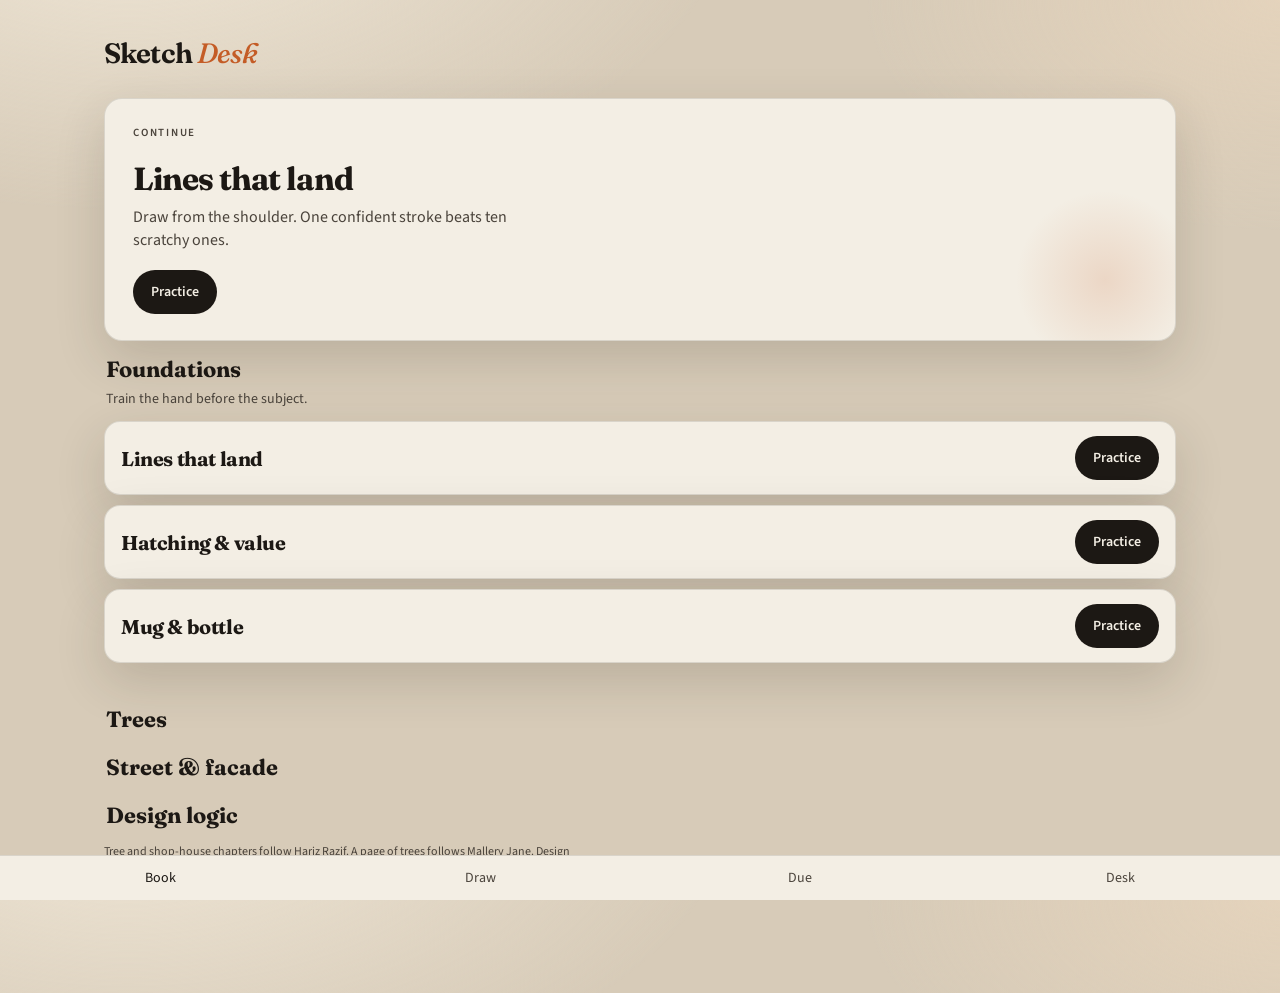
<file: index.html>
<!DOCTYPE html>
<html lang="en">
<head>
  <meta charset="UTF-8" />
  <meta name="viewport" content="width=device-width, initial-scale=1.0" />
  <meta name="robots" content="noindex, nofollow, noarchive, nosnippet" />
  <meta name="googlebot" content="noindex, nofollow, noarchive, nosnippet" />
  <meta name="description" content="Sketch Desk is a sketchbook drawing tutor. Short lessons, a faint ghost guide, and paper to draw on. Trees, streets, and the hand that makes them." />
  <meta name="theme-color" content="#d7cbb8" />
  <title>Sketch Desk — learn to draw</title>
  <link rel="icon" href="favicon.svg" type="image/svg+xml" />
  <link rel="preconnect" href="https://fonts.googleapis.com" />
  <link rel="preconnect" href="https://fonts.gstatic.com" crossorigin />
  <link href="https://fonts.googleapis.com/css2?family=Fraunces:ital,opsz,wght@0,9..144,500;0,9..144,650;1,9..144,500&family=Source+Sans+3:wght@400;500;600;700&display=swap" rel="stylesheet" />
  <link rel="stylesheet" href="styles.css" />
</head>
<body>
  <div id="app"></div>
  <script src="lessons.js"></script>
  <script src="guides.js"></script>
  <script src="cards.js"></script>
  <script src="app.js"></script>
</body>
</html>
</file>
<file: styles.css>
:root {
  --paper: #f3eee4;
  --paper-deep: #e7dfd0;
  --ink: #1c1814;
  --ink-soft: #4a433b;
  --rule: rgba(28, 24, 20, 0.12);
  --sienna: #c45c26;
  --sienna-deep: #9a3f16;
  --sage: #5c6b4a;
  --desk: #d9cbb6;
  --shadow: 0 18px 50px rgba(40, 28, 16, 0.16);
  --serif: "Fraunces", "Iowan Old Style", "Palatino Linotype", Palatino, serif;
  --sans: "Source Sans 3", "Segoe UI", sans-serif;
}

* { box-sizing: border-box; }
html, body { margin: 0; height: 100%; }
body {
  background:
    radial-gradient(1200px 600px at 10% -10%, #efe6d6 0%, transparent 50%),
    radial-gradient(900px 500px at 100% 0%, #e4d3bc 0%, transparent 46%),
    #d7cbb8;
  color: var(--ink);
  font-family: var(--sans);
  min-height: 100%;
  overscroll-behavior: none;
}
#sketch-host, #app { min-height: 100%; }
button, input { font-family: inherit; color: inherit; }
button { cursor: pointer; }
img { max-width: 100%; }

.library {
  max-width: 1120px;
  margin: 0 auto;
  padding: 36px 24px 80px;
}
.topbar {
  display: flex;
  justify-content: space-between;
  align-items: flex-end;
  gap: 16px;
  margin-bottom: 28px;
}
.brand {
  font-family: var(--serif);
  font-size: 28px;
  font-weight: 650;
  letter-spacing: -0.03em;
  margin: 0;
}
.brand span { color: var(--sienna); font-style: italic; font-weight: 500; }
.lede { margin: 6px 0 0; color: var(--ink-soft); font-size: 15px; max-width: 46ch; }
.stats { display: flex; gap: 10px; flex-wrap: wrap; }
.stat {
  background: rgba(255, 255, 255, 0.45);
  border: 1px solid var(--rule);
  padding: 8px 12px;
  border-radius: 999px;
  font-size: 13px;
  color: var(--ink-soft);
}
.stat b { color: var(--ink); font-weight: 600; }
.hero {
  display: grid;
  grid-template-columns: 1.4fr 1fr;
  gap: 18px;
  margin-bottom: 18px;
}
.card {
  background: var(--paper);
  border: 1px solid var(--rule);
  box-shadow: var(--shadow);
  border-radius: 18px;
}
.continue { padding: 26px 28px; position: relative; overflow: hidden; }
.continue::after {
  content: "";
  position: absolute;
  right: -20px;
  bottom: -30px;
  width: 180px;
  height: 180px;
  background: radial-gradient(circle, rgba(196, 92, 38, 0.16), transparent 70%);
  pointer-events: none;
}
.eyebrow {
  font-size: 11px;
  letter-spacing: 0.16em;
  text-transform: uppercase;
  color: var(--sienna-deep);
  font-weight: 600;
  margin: 0 0 8px;
}
.continue h2, .free-card h3, .viewer h2, .complete-card h2 {
  font-family: var(--serif);
  letter-spacing: -0.03em;
}
.continue h2 { font-size: 32px; margin: 0 0 8px; }
.continue p, .free-card p { margin: 0 0 18px; color: var(--ink-soft); max-width: 52ch; line-height: 1.45; }
.actions { display: flex; gap: 10px; flex-wrap: wrap; }
.btn {
  border: none;
  border-radius: 999px;
  padding: 11px 18px;
  min-height: 44px;
  font-size: 14px;
  font-weight: 600;
}
.btn-ink { background: var(--ink); color: var(--paper); }
.btn-ink:hover { background: #2b251f; }
.btn-ghost { background: transparent; color: var(--ink); border: 1px solid var(--rule); }
.btn-ghost:hover { background: rgba(28, 24, 20, 0.04); }
.btn[disabled] { opacity: 0.45; cursor: default; }
.free-card {
  padding: 26px 24px;
  display: flex;
  flex-direction: column;
  justify-content: space-between;
  min-height: 180px;
}
.free-card h3 { font-size: 26px; margin: 0 0 8px; }
.howto {
  display: grid;
  grid-template-columns: repeat(3, 1fr);
  gap: 12px;
  margin: 0 0 28px;
}
.howto div {
  background: rgba(243, 238, 228, 0.72);
  border: 1px solid var(--rule);
  border-radius: 14px;
  padding: 14px 16px;
}
.howto p { margin: 0; color: var(--ink-soft); font-size: 14px; line-height: 1.45; }
.toc { list-style: none; margin: 0 0 28px; padding: 0; display: flex; flex-direction: column; gap: 10px; }
.toc-row {
  display: grid;
  grid-template-columns: minmax(0, 1fr) auto;
  gap: 14px;
  align-items: center;
  background: var(--paper);
  border: 1px solid var(--rule);
  border-radius: 16px;
  padding: 14px 16px;
  box-shadow: var(--shadow);
}
.chap {
  font-family: var(--serif);
  font-size: 22px;
  color: var(--sienna);
  min-width: 2ch;
}
.toc-copy h3 { font-family: var(--serif); font-size: 20px; margin: 0; letter-spacing: -0.02em; }
.toc-copy p { margin: 0; color: var(--ink-soft); font-size: 14px; line-height: 1.4; }
.toc-actions { display: flex; flex-wrap: wrap; gap: 8px; align-items: center; justify-content: flex-end; }
.reader {
  max-width: 760px;
  margin: 0 auto;
  padding: 28px 20px 72px;
}
.reader-bar { display: flex; justify-content: space-between; align-items: center; gap: 12px; margin-bottom: 18px; }
.reader h1 {
  font-family: var(--serif);
  font-size: 40px;
  letter-spacing: -0.03em;
  margin: 0 0 6px;
}
.technique-line { margin: 0 0 18px; color: var(--sienna-deep); font-weight: 600; }
.reader-block {
  background: var(--paper);
  border: 1px solid var(--rule);
  border-radius: 18px;
  padding: 20px 22px;
  margin-bottom: 14px;
  box-shadow: var(--shadow);
}
.reader-block h2 {
  font-family: var(--serif);
  font-size: 22px;
  margin: 0 0 8px;
}
.reader-block h3 { margin: 0 0 8px; font-size: 16px; }
.reader-block p { margin: 0 0 12px; color: var(--ink-soft); line-height: 1.5; }
.plate {
  height: 280px;
  border-radius: 4px;
  background:
    linear-gradient(180deg, rgba(255, 255, 255, 0.28), transparent 28%),
    var(--paper-deep);
  border: 1px solid rgba(28, 24, 20, 0.08);
  position: relative;
  margin-bottom: 12px;
}
.plate canvas { position: absolute; inset: 0; width: 100%; height: 100%; }
.example-nav { display: flex; flex-wrap: wrap; gap: 8px; }
.coach-copy .label {
  display: block;
  font-size: 11px;
  letter-spacing: 0.14em;
  text-transform: uppercase;
  color: var(--sienna-deep);
  font-weight: 600;
  margin-top: 8px;
}
.coach-copy .ref-line { display: block; color: var(--ink-soft); margin: 2px 0 0; }
.coach-copy .label:first-child { margin-top: 0; }
.path-head {
  display: flex;
  justify-content: space-between;
  align-items: baseline;
  gap: 12px;
  margin: 8px 2px 12px;
}
.path-head h2 { font-family: var(--serif); font-size: 22px; margin: 0; }
.path-head p { margin: 0; color: var(--ink-soft); font-size: 14px; }
.grid {
  display: grid;
  grid-template-columns: repeat(auto-fill, minmax(240px, 1fr));
  gap: 14px;
  margin-bottom: 28px;
}
.lesson {
  text-align: left;
  padding: 18px 18px 16px;
  width: 100%;
  color: var(--ink);
  background: var(--paper);
  transition: transform 0.15s ease;
}
.lesson:hover { transform: translateY(-2px); }
.lesson .meta, .lesson .foot {
  display: flex;
  justify-content: space-between;
  gap: 8px;
  font-size: 12px;
  color: var(--ink-soft);
}
.lesson .meta { margin-bottom: 10px; }
.lesson h3 {
  font-family: var(--serif);
  font-size: 20px;
  margin: 0 0 6px;
  letter-spacing: -0.02em;
}
.lesson p { margin: 0; color: var(--ink-soft); font-size: 14px; line-height: 1.4; }
.lesson .foot { align-items: center; margin-top: 14px; }
.pill {
  background: rgba(92, 107, 74, 0.12);
  color: var(--sage);
  padding: 3px 8px;
  border-radius: 999px;
  font-weight: 600;
}
.pill.done { background: rgba(196, 92, 38, 0.14); color: var(--sienna-deep); }
.footnote { font-size: 12px; color: var(--ink-soft); margin-top: 8px; max-width: 78ch; line-height: 1.5; }

.gallery-head {
  display: flex;
  justify-content: space-between;
  align-items: baseline;
  gap: 12px;
  margin: 4px 2px 12px;
}
.gallery-head h2 { font-family: var(--serif); font-size: 22px; margin: 0; }
.gallery-head p { margin: 0; color: var(--ink-soft); font-size: 14px; }
.thumbs {
  display: grid;
  grid-template-columns: repeat(auto-fill, minmax(160px, 1fr));
  gap: 12px;
  margin-bottom: 28px;
}
.thumb {
  padding: 0;
  text-align: left;
  overflow: hidden;
  color: var(--ink);
  background: var(--paper);
}
.thumb img { display: block; width: 100%; aspect-ratio: 4 / 3; object-fit: cover; background: var(--paper-deep); }
.thumb .cap { padding: 8px 10px 12px; }
.thumb strong { display: block; font-size: 14px; font-weight: 600; }
.thumb span { color: var(--ink-soft); font-size: 12px; }
.empty-pages {
  margin: 0 0 28px;
  color: var(--ink-soft);
  font-size: 14px;
}

.studio {
  height: 100vh;
  height: 100dvh;
  display: grid;
  grid-template-rows: auto minmax(0, 1fr) auto;
  overflow: hidden;
}
.studio-bar {
  display: flex;
  align-items: center;
  gap: 10px;
  padding: 8px 12px;
  background: rgba(243, 238, 228, 0.9);
  border-bottom: 1px solid var(--rule);
  flex-wrap: wrap;
}
.studio-bar h1 {
  font-family: var(--serif);
  font-size: 18px;
  margin: 0;
  flex: 1;
  min-width: 0;
  letter-spacing: -0.02em;
  white-space: nowrap;
  overflow: hidden;
  text-overflow: ellipsis;
}
.step-dots { display: flex; gap: 2px; }
.dot {
  width: 22px;
  height: 22px;
  border: none;
  padding: 0;
  background: transparent;
  display: grid;
  place-items: center;
}
.dot::after {
  content: "";
  width: 8px;
  height: 8px;
  border-radius: 50%;
  background: rgba(28, 24, 20, 0.18);
}
.dot.on::after { background: var(--sienna); }
.dot.done::after { background: var(--ink); }
.timer { display: flex; align-items: center; gap: 6px; }
.timer-readout, #timer-toggle {
  font-variant-numeric: tabular-nums;
  font-size: 13px;
  min-width: 44px;
  color: var(--ink-soft);
  background: none;
  border: 0;
  padding: 0;
  cursor: pointer;
  font-family: inherit;
}
#timer-chips { display: inline-flex; gap: 6px; align-items: center; }
#timer-chips[hidden] { display: none; }
.chip {
  border: 1px solid var(--rule);
  background: transparent;
  color: var(--ink);
  border-radius: 999px;
  min-height: 36px;
  padding: 6px 10px;
  font-size: 12px;
  font-weight: 700;
}
.chip.on { background: var(--ink); color: var(--paper); border-color: var(--ink); }

.workspace {
  display: grid;
  grid-template-columns: minmax(260px, 320px) minmax(0, 1fr);
  min-height: 0;
}
.coach {
  padding: 16px 16px 12px;
  border-right: 1px solid var(--rule);
  background: rgba(243, 238, 228, 0.55);
  overflow: auto;
  min-height: 0;
}
.coach-top { display: flex; justify-content: space-between; gap: 8px; align-items: flex-start; }
.step-kicker {
  font-size: 11px;
  letter-spacing: 0.14em;
  text-transform: uppercase;
  color: var(--sienna-deep);
  font-weight: 600;
  margin: 0 0 6px;
}
.coach h2 {
  font-family: var(--serif);
  font-size: 26px;
  margin: 0 0 8px;
  letter-spacing: -0.03em;
}
.story { margin: 0 0 12px; color: var(--ink-soft); line-height: 1.5; }
.coach .label {
  display: block;
  font-size: 11px;
  letter-spacing: 0.14em;
  text-transform: uppercase;
  color: var(--sienna-deep);
  font-weight: 600;
  margin: 10px 0 4px;
}
.coach .ref-line { margin: 0; color: var(--ink); line-height: 1.45; }
.nib {
  position: absolute;
  left: 0;
  top: 0;
  width: 72px;
  height: 72px;
  transform-origin: 8px 64px;
  pointer-events: none;
  z-index: 3;
  filter: drop-shadow(2px 8px 2px rgba(40, 28, 16, 0.28));
}
.nib svg { display: block; width: 72px; height: 72px; }
#watch-play.on { background: var(--ink); color: var(--paper); border-color: var(--ink); }
.hint {
  background: rgba(196, 92, 38, 0.08);
  border-left: 3px solid var(--sienna);
  padding: 10px 12px;
  font-size: 13px;
  color: var(--ink);
  margin-bottom: 12px;
}
.method {
  margin: 0 0 12px;
  color: var(--ink-soft);
  font-size: 13px;
  line-height: 1.4;
}
.coach-tools, .coach-nav { display: flex; flex-wrap: wrap; gap: 8px; align-items: center; }
.coach-tools { margin-bottom: 12px; }
.coach-toggle { display: none; }
.opacity, .slider, .toggle {
  display: flex;
  align-items: center;
  gap: 8px;
  font-size: 13px;
  color: var(--ink-soft);
}
.opacity input, .slider input { accent-color: var(--ink); }
.opacity input { width: 96px; accent-color: var(--sienna); }
.toggle input { accent-color: var(--sienna); width: 16px; height: 16px; }

.paper-wrap {
  min-height: 0;
  min-width: 0;
  display: flex;
  padding: 12px;
}
.sheet {
  position: relative;
  flex: 1;
  width: 100%;
  max-width: 860px;
  margin: 0 auto;
  align-self: stretch;
  background:
    linear-gradient(180deg, rgba(255, 255, 255, 0.28), transparent 28%),
    var(--paper);
  box-shadow: var(--shadow);
  border-radius: 4px;
  overflow: hidden;
  border: 1px solid rgba(28, 24, 20, 0.08);
  touch-action: none;
}
.sheet canvas {
  position: absolute;
  inset: 0;
  width: 100%;
  height: 100%;
  touch-action: none;
}
.toolbar {
  display: flex;
  align-items: center;
  gap: 8px;
  padding: 8px 12px max(12px, env(safe-area-inset-bottom));
  background: rgba(243, 238, 228, 0.94);
  border-top: 1px solid var(--rule);
  overflow-x: auto;
}
.toolbar > * { flex: none; }
.tool {
  width: 44px;
  height: 44px;
  border-radius: 10px;
  border: 1px solid transparent;
  background: transparent;
  color: var(--ink);
  display: grid;
  place-items: center;
  padding: 0;
}
.tool.on, .tool:hover { background: rgba(28, 24, 20, 0.06); border-color: var(--rule); }
.sep { width: 1px; height: 24px; background: var(--rule); }
.slider input { width: 92px; }

.toast {
  position: fixed;
  bottom: 84px;
  left: 50%;
  transform: translateX(-50%);
  background: var(--ink);
  color: var(--paper);
  padding: 10px 16px;
  border-radius: 999px;
  font-size: 13px;
  opacity: 0;
  pointer-events: none;
  transition: opacity 0.2s ease;
  z-index: 50;
  max-width: calc(100% - 32px);
  text-align: center;
}
.toast.show { opacity: 1; }
.complete-modal, .viewer {
  position: fixed;
  inset: 0;
  background: rgba(28, 24, 20, 0.4);
  display: grid;
  place-items: center;
  z-index: 40;
  padding: 20px;
}
.complete-card, .viewer-card {
  background: var(--paper);
  padding: 28px;
  border-radius: 18px;
  max-width: 460px;
  width: min(460px, 100%);
  box-shadow: var(--shadow);
}
.viewer-card { max-width: 860px; width: min(860px, 100%); }
.complete-card h2, .viewer-card h2 { margin: 0 0 8px; font-size: 28px; }
.viewer-card img {
  width: 100%;
  max-height: 62vh;
  object-fit: contain;
  background: var(--paper-deep);
  border-radius: 4px;
  margin: 8px 0 16px;
}
.viewer-card p, .complete-card p { color: var(--ink-soft); margin: 0 0 8px; line-height: 1.45; }

@media (max-width: 840px) {
  .library { padding: 20px 16px 48px; }
  .topbar, .path-head, .gallery-head { flex-direction: column; align-items: flex-start; }
  .hero { grid-template-columns: 1fr; }
  .howto { grid-template-columns: 1fr; }
  .toc-row { grid-template-columns: minmax(0, 1fr) auto; }
  .toc-actions { grid-column: 1 / -1; justify-content: flex-start; }
  .reader h1 { font-size: 32px; }
  .plate { height: 220px; }
  .watch .coach { max-height: 42dvh; }
  .continue h2 { font-size: 28px; }
  .workspace { grid-template-columns: 1fr; grid-template-rows: auto minmax(0, 1fr); }
  .coach {
    border-right: none;
    border-bottom: 1px solid var(--rule);
    overflow: hidden;
  }
  .coach-toggle { display: inline-flex; }
  .coach:not(.open) .coach-extra { display: none; }
  .coach-extra { max-height: 24dvh; overflow: auto; }
  .paper-wrap { padding: 8px; }
  .toolbar { flex-wrap: wrap; overflow-x: visible; }
  .coach h2 { font-size: 22px; }
}
@media (prefers-reduced-motion: reduce) {
  .lesson { transition: none; }
  .toast { transition: none; }
}

body.desk-dark {
  --paper: #1c1814;
  --paper-deep: #2a241e;
  --ink: #f3eee4;
  --ink-soft: #d9cbb6;
  --rule: rgba(243, 238, 228, 0.16);
  --sienna: #e08a55;
  --sienna-deep: #f0b08a;
  --sage: #8a9a72;
  --desk: #14110e;
  background: #14110e;
  color: var(--ink);
}
.station {
  height: 100vh;
  height: 100dvh;
  display: grid;
  grid-template-rows: auto auto minmax(0, 1fr) auto;
  position: relative;
  background: var(--desk);
  overflow: hidden;
}
.station-bar {
  display: flex;
  align-items: center;
  gap: 10px;
  padding: 8px 12px;
}
.station-bar h1 {
  font-family: var(--serif);
  font-size: 20px;
  margin: 0;
  letter-spacing: -0.02em;
  min-width: 0;
  overflow: hidden;
  text-overflow: ellipsis;
  white-space: nowrap;
}
.station-clock {
  margin-left: auto;
  font-family: var(--serif);
  font-variant-numeric: tabular-nums;
  font-size: 28px;
  letter-spacing: -0.03em;
}
.gear {
  width: 44px;
  height: 44px;
  border-radius: 999px;
  border: 1px solid var(--rule);
  background: transparent;
  color: var(--ink);
  display: grid;
  place-items: center;
  padding: 0;
  flex: none;
}
.station-context {
  padding: 0 16px 8px;
  color: var(--ink-soft);
  font-size: 15px;
  line-height: 1.45;
  max-height: 30dvh;
  overflow: auto;
}
.station-context p { margin: 0 0 8px; }
.station-context[hidden] { display: none; }
.station-paper { padding: 0 12px 8px; }
.station-dock {
  padding: 8px 12px max(12px, env(safe-area-inset-bottom));
  display: flex;
  flex-direction: column;
  gap: 8px;
  background: rgba(243, 238, 228, 0.94);
  border-top: 1px solid var(--rule);
}
body.desk-dark .station-dock { background: rgba(28, 24, 20, 0.94); }
.station-wake { margin: 0; color: var(--ink-soft); font-size: 13px; }
.station-wake:empty { display: none; }
.station-presets, .station-actions { display: flex; flex-wrap: wrap; gap: 8px; align-items: center; }
.station-actions .btn-ink { min-width: 140px; }
.chip[disabled] { opacity: 0.45; }
.gear-panel {
  position: absolute;
  top: 58px;
  right: 12px;
  width: min(280px, calc(100% - 24px));
  background: var(--paper);
  border: 1px solid var(--rule);
  border-radius: 16px;
  box-shadow: var(--shadow);
  padding: 14px;
  display: flex;
  flex-direction: column;
  gap: 10px;
  z-index: 4;
}
.gear-panel[hidden] { display: none; }
.gear-note { margin: 0; color: var(--ink-soft); font-size: 14px; line-height: 1.4; }
.station-confirm {
  position: absolute;
  left: 12px;
  right: 12px;
  bottom: 16px;
  background: var(--paper);
  border: 1px solid var(--rule);
  border-radius: 16px;
  box-shadow: var(--shadow);
  padding: 16px;
  z-index: 5;
}
.station-confirm[hidden] { display: none; }
.station-confirm p { margin: 0 0 12px; }
.capture-frame, .capture-compare {
  position: absolute;
  inset: 0;
  z-index: 6;
  background: rgba(28, 24, 20, 0.55);
  display: flex;
  flex-direction: column;
  align-items: center;
  justify-content: center;
  gap: 16px;
  padding: 16px;
  overflow: auto;
}
.capture-frame[hidden], .capture-compare[hidden] { display: none; }
.page-frame {
  width: min(100%, 420px);
  aspect-ratio: 3 / 4;
  max-height: 68dvh;
  border: 2px solid var(--sienna);
  box-shadow: inset 0 0 0 8px rgba(243, 238, 228, 0.35);
  background: rgba(243, 238, 228, 0.94);
  display: grid;
  place-items: center;
  text-align: center;
  padding: 24px;
}
.page-frame span {
  font-family: var(--serif);
  font-size: 28px;
  line-height: 1.15;
  letter-spacing: -0.02em;
}
.capture-compare-card {
  width: min(860px, 100%);
  background: var(--paper);
  border-radius: 18px;
  padding: 18px;
  box-shadow: var(--shadow);
}
.capture-compare-card h2 {
  font-family: var(--serif);
  font-size: 28px;
  margin: 4px 0 6px;
}
.capture-frame .actions, .capture-compare-card .actions { justify-content: center; }

.tree { display: flex; flex-direction: column; align-items: center; gap: 0; margin: 8px 0 18px; }
.tree-stem { width: 1px; height: 28px; background: var(--rule); }
.tree > .node-wrap { width: min(280px, 100%); }
.tree-branches {
  width: min(720px, 100%);
  display: grid;
  grid-template-columns: repeat(3, minmax(0, 1fr));
  gap: 12px;
}
.node-wrap { display: flex; flex-direction: column; gap: 8px; }
.node {
  background: var(--paper);
  border: 1px solid var(--rule);
  border-radius: 16px;
  padding: 14px 16px;
  text-align: left;
  color: inherit;
  cursor: pointer;
  box-shadow: var(--shadow);
}
.node b { display: block; font-family: var(--serif); font-size: 22px; font-weight: 500; }
.node i { display: block; margin-top: 4px; font-style: normal; color: var(--ink-soft); font-size: 14px; }
.node.done { border-color: var(--sage); }
.node.done i { color: var(--sage); }
.node.on { border-color: var(--sienna); }
.card-nodes { display: grid; grid-template-columns: repeat(auto-fill, minmax(180px, 1fr)); gap: 12px; margin-bottom: 16px; }
@media (max-width: 840px) {
  .tree-branches { grid-template-columns: 1fr; }
}
.pickup { margin: 0 0 22px; color: var(--ink-soft); }
.month-bar { display: flex; align-items: center; justify-content: space-between; gap: 12px; margin: 0 0 14px; }
.month-bar h2 { margin: 0; font-family: var(--serif); font-size: 28px; }
.heat-grid { display: grid; grid-template-columns: repeat(7, minmax(0, 1fr)); gap: 6px; max-width: 460px; }
.heat-label { text-align: center; color: var(--ink-soft); font-size: 12px; }
.heat {
  position: relative;
  aspect-ratio: 1;
  border: 0;
  border-radius: 4px;
  background: var(--paper-deep);
  padding: 0;
}
.heat:disabled { opacity: 0.35; }
.heat.l1 { background: rgba(92, 107, 74, 0.38); }
.heat.l2 { background: rgba(92, 107, 74, 0.68); }
.heat.l3 { background: var(--sage); }
.heat .ring {
  position: absolute;
  inset: 24%;
  border: 1.5px solid var(--paper);
  border-radius: 99px;
  pointer-events: none;
}
.heat-key { display: flex; flex-wrap: wrap; gap: 12px 16px; margin-top: 16px; color: var(--ink-soft); font-size: 14px; }
.heat-key span { display: inline-flex; align-items: center; gap: 6px; }
.heat-key .heat { width: 16px; height: 16px; aspect-ratio: auto; display: inline-block; }

.library.with-dock { padding-bottom: 84px; }
.path-toggle {
  display: block;
  width: 100%;
  text-align: left;
  background: none;
  border: 0;
  color: inherit;
  padding: 14px 2px 6px;
  cursor: pointer;
  font: inherit;
}
.path-toggle h2 { font-family: var(--serif); font-size: 22px; margin: 0; }
.path-blurb { margin: 0 2px 12px; color: var(--ink-soft); font-size: 14px; }
.variant { margin: 12px 0 0; color: var(--ink-soft); font-size: 14px; }
.text-link, .exercise {
  background: none;
  border: 0;
  padding: 0;
  font: inherit;
  text-align: left;
  cursor: pointer;
}
.exercise { color: var(--ink); font-size: 16px; line-height: 1.45; }
.text-link { color: var(--sienna-deep); text-decoration: underline; }
.example-more { display: flex; flex-wrap: wrap; gap: 8px; width: 100%; }
.example-more[hidden] { display: none; }
.dock {
  position: fixed;
  left: 0;
  right: 0;
  bottom: 0;
  z-index: 20;
  display: grid;
  grid-template-columns: repeat(4, 1fr);
  background: var(--paper);
  border-top: 1px solid var(--rule);
}
.dock button {
  background: none;
  border: 0;
  padding: 12px 4px calc(12px + env(safe-area-inset-bottom));
  color: var(--ink-soft);
  font: inherit;
  font-size: 14px;
  cursor: pointer;
}
.dock button.on { color: var(--ink); }
.record-head {
  display: flex;
  justify-content: space-between;
  align-items: flex-end;
  gap: 16px;
  margin-bottom: 18px;
}
.record-head h1 {
  font-family: var(--serif);
  font-size: 40px;
  line-height: 1;
  margin: 10px 0 8px;
  letter-spacing: -0.03em;
}
.source-group { margin: 0 0 28px; }
.source-group h2 {
  font-family: var(--serif);
  font-size: 28px;
  margin: 0 0 6px;
}
.source-meta { margin: 0 0 10px; color: var(--ink-soft); font-size: 14px; }
.source-actions .source-meta { margin: 0; }
.source-card {
  background: var(--paper);
  border-radius: 16px;
  padding: 16px 18px;
  box-shadow: var(--shadow);
  margin: 0 0 12px;
}
.source-card h3 { margin: 0 0 6px; font-size: 22px; font-family: var(--serif); }
.source-card h3 a { color: inherit; }
.source-card p { margin: 0 0 10px; color: var(--ink-soft); line-height: 1.45; }
.source-actions { display: flex; flex-wrap: wrap; gap: 8px; align-items: center; }
.btn.danger { color: var(--sienna-deep); }
.source-form {
  display: grid;
  gap: 10px;
  background: var(--paper);
  padding: 16px;
  border-radius: 16px;
  margin: 0 0 22px;
  box-shadow: var(--shadow);
}
.source-form[hidden] { display: none; }
.source-form label, .source-pick {
  display: grid;
  gap: 4px;
  font-size: 14px;
  color: var(--ink-soft);
}
.source-form input, .source-form select, .source-pick select {
  font: inherit;
  color: var(--ink);
  background: var(--paper-deep);
  border: 1px solid var(--rule);
  border-radius: 10px;
  padding: 8px 10px;
}
.check-grid {
  display: flex;
  flex-wrap: wrap;
  gap: 8px 14px;
  border: 0;
  margin: 0;
  padding: 0;
}
.check-grid legend { width: 100%; font-size: 14px; color: var(--ink-soft); padding: 0; }
.check { display: flex; gap: 6px; align-items: center; font-size: 14px; color: var(--ink); }
.filters { display: flex; flex-wrap: wrap; gap: 8px; margin: 0 0 16px; }
.attempt-grid {
  display: grid;
  grid-template-columns: repeat(auto-fill, minmax(150px, 1fr));
  gap: 12px;
}
.attempt-tile {
  display: flex;
  flex-direction: column;
  text-align: left;
  padding: 0;
  border: 1px solid var(--rule);
  border-radius: 14px;
  overflow: hidden;
  background: var(--paper);
  color: inherit;
  cursor: pointer;
}
.attempt-tile img, .attempt-blank {
  display: block;
  width: 100%;
  aspect-ratio: 3 / 4;
  object-fit: cover;
  background: var(--paper-deep);
}
.attempt-blank {
  display: grid;
  place-items: center;
  color: var(--ink-soft);
  font-size: 14px;
}
.attempt-copy { display: flex; flex-direction: column; gap: 2px; padding: 8px 10px 10px; }
.attempt-copy b { font-family: var(--serif); font-weight: 500; }
.attempt-copy i { font-style: normal; color: var(--ink-soft); font-size: 13px; }
.compare-grid {
  display: grid;
  grid-template-columns: 1fr 1fr;
  gap: 12px;
  margin-bottom: 16px;
}
.compare-grid figure { margin: 0; }
.compare-grid img, .compare-grid canvas {
  width: 100%;
  aspect-ratio: 3 / 4;
  object-fit: contain;
  background: #f3eee4;
  border-radius: 8px;
  display: block;
}
.compare-grid figcaption { margin-top: 6px; color: var(--ink-soft); font-size: 14px; }
.source-pick { max-width: 420px; margin-bottom: 14px; }
@media (max-width: 840px) {
  .record-head { flex-direction: column; align-items: flex-start; }
  .record-head h1 { font-size: 32px; }
  .compare-grid { grid-template-columns: 1fr; }
}
</file>
